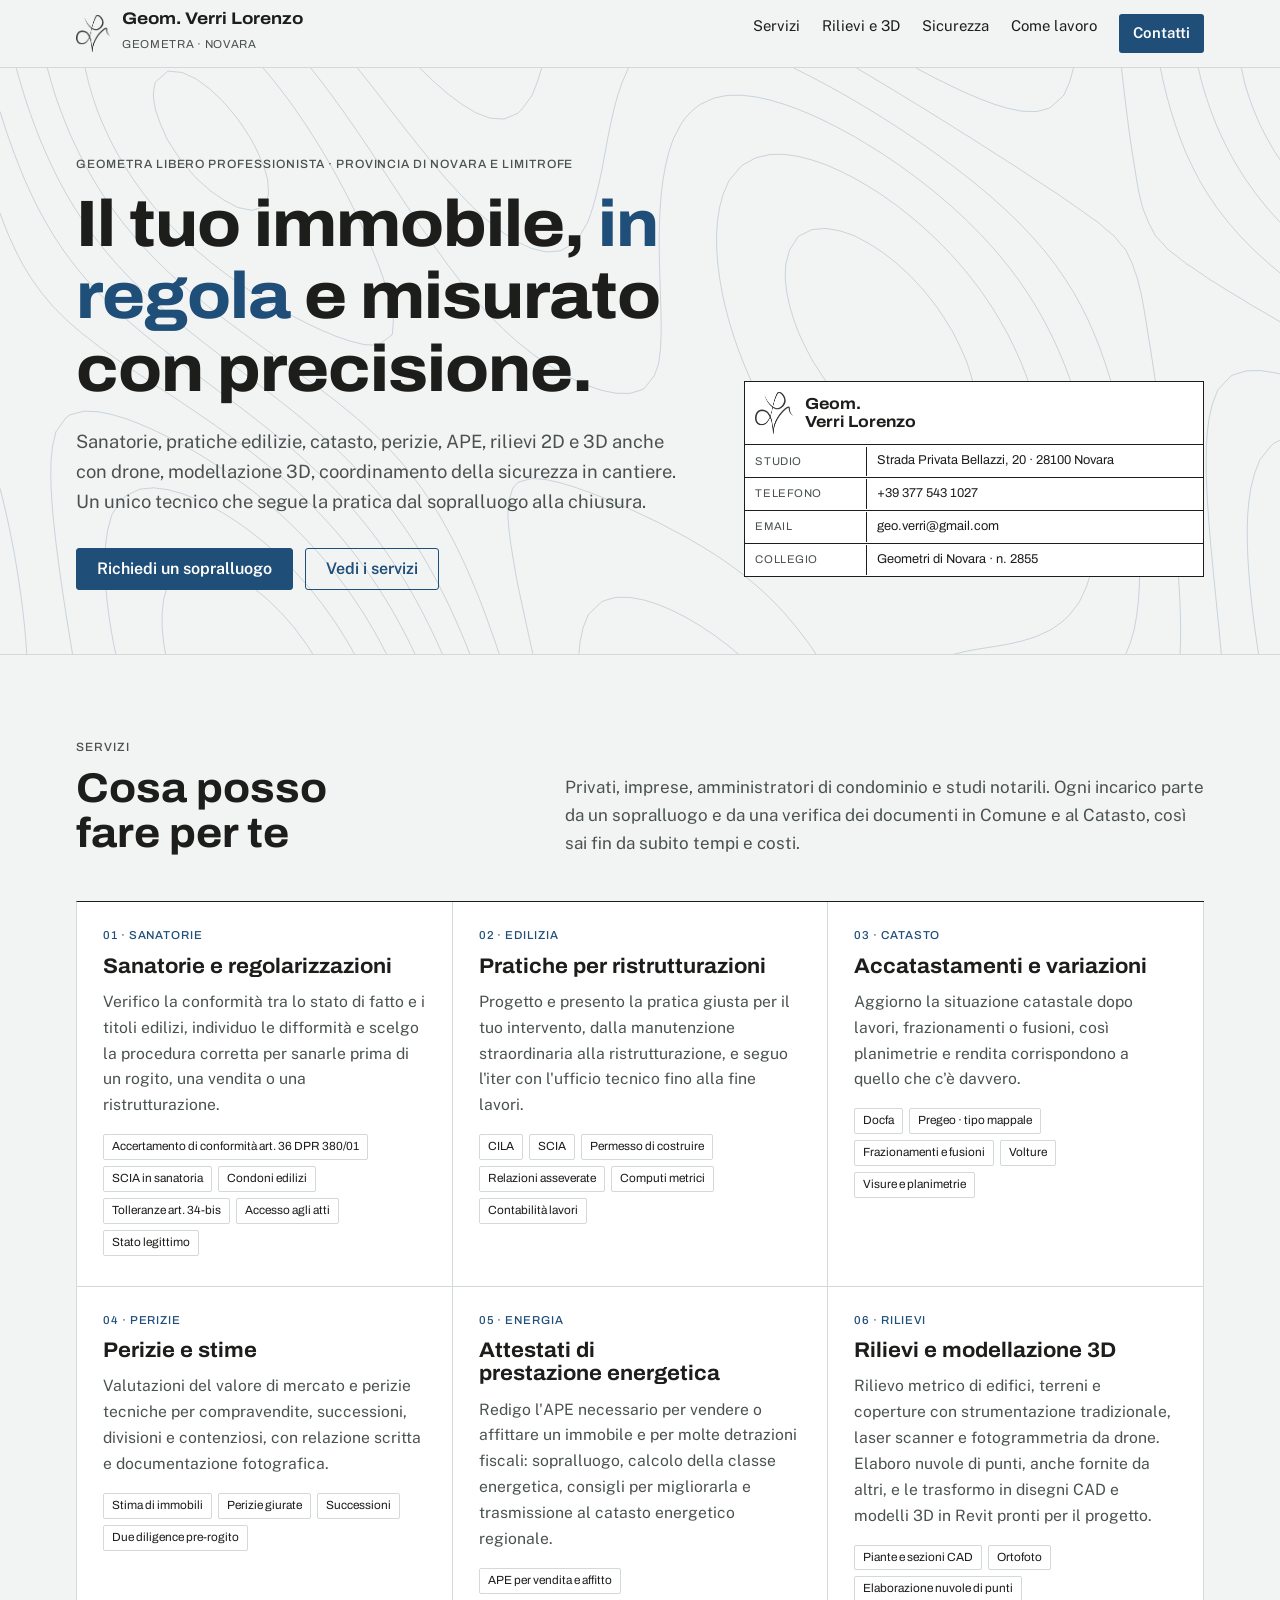
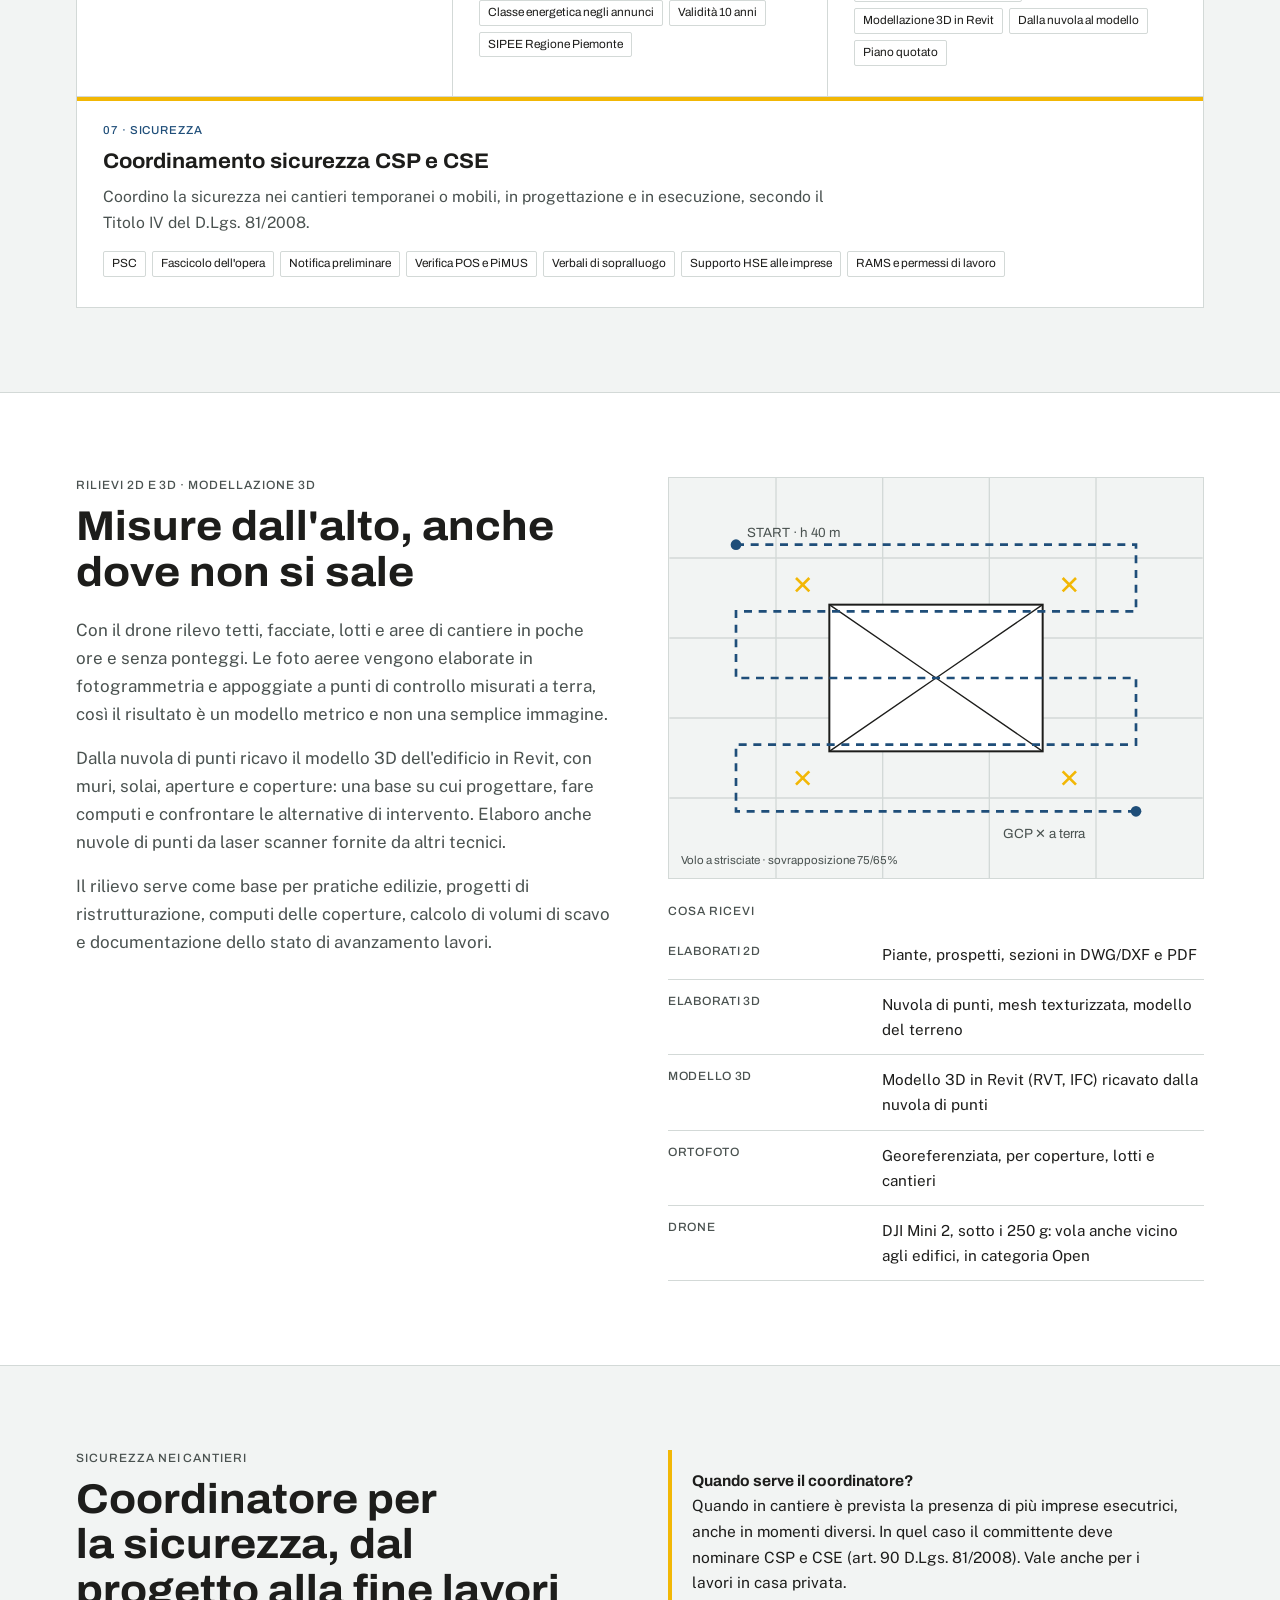
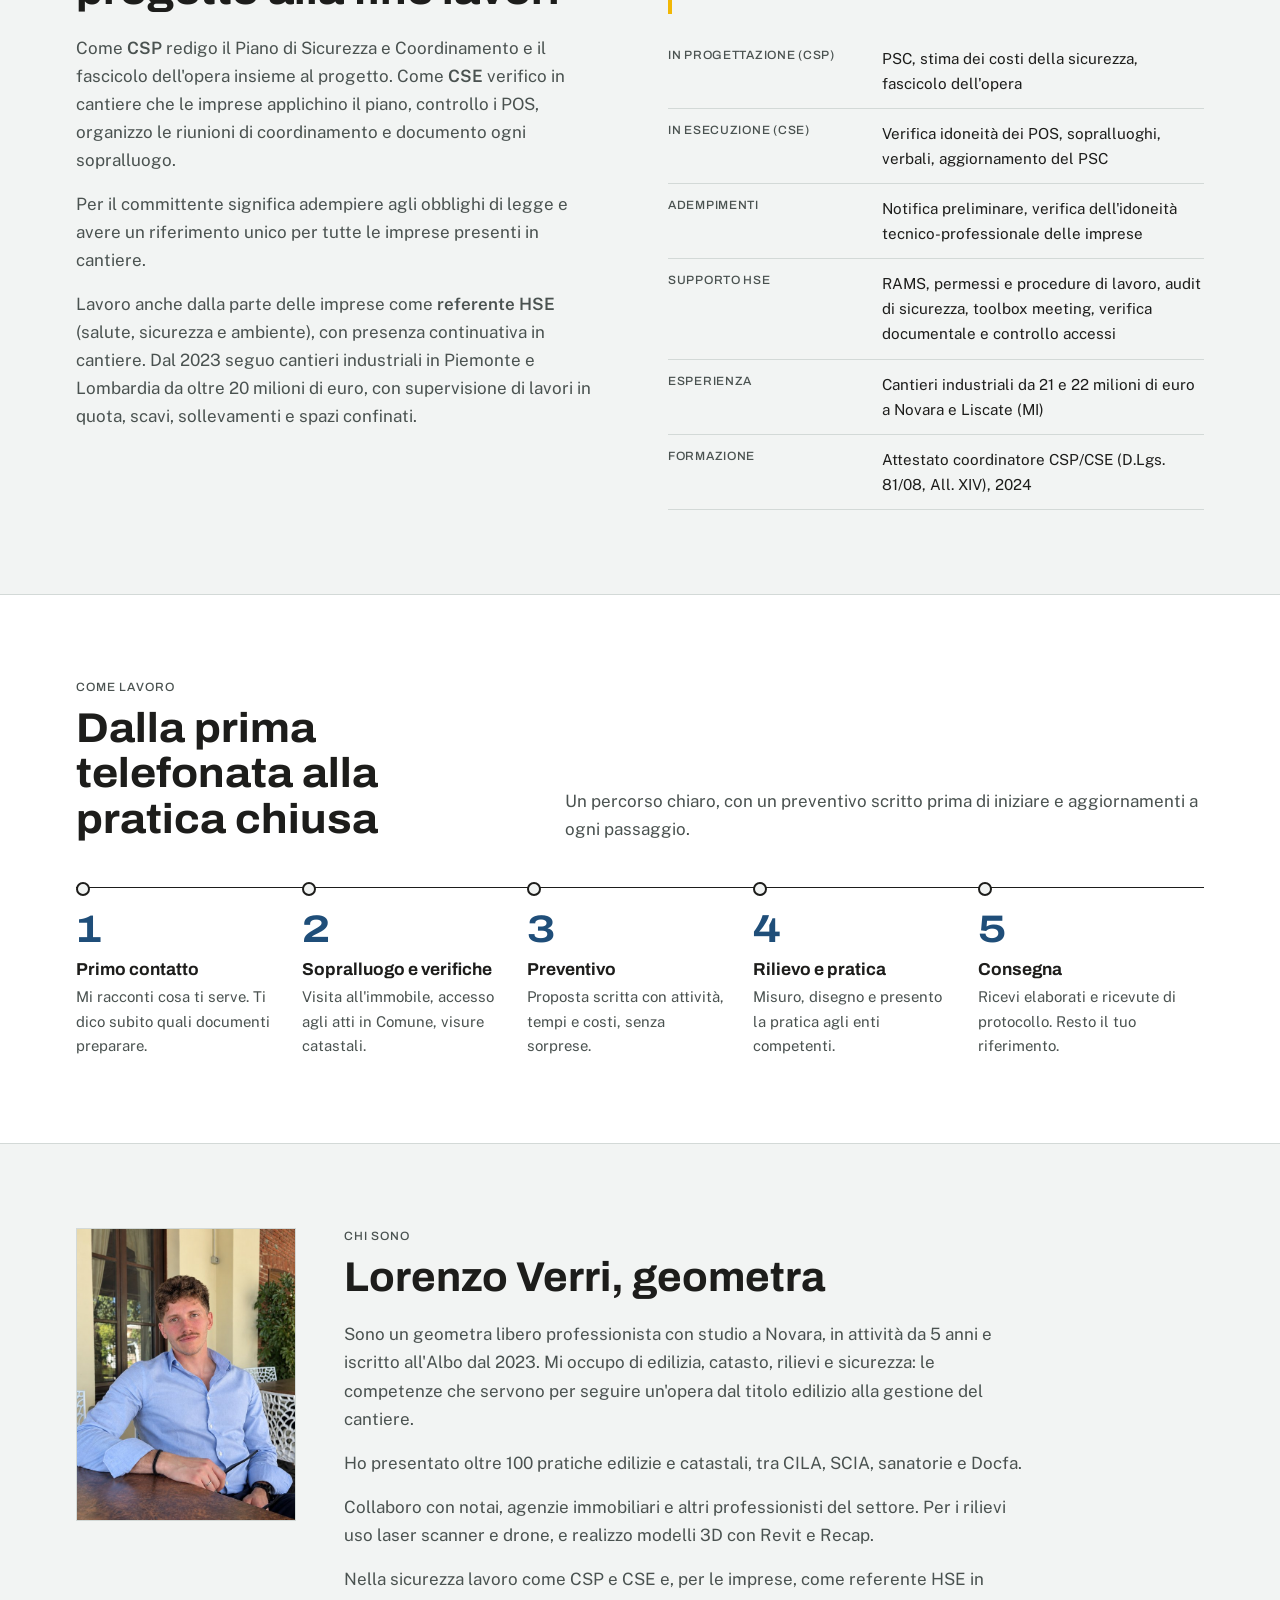
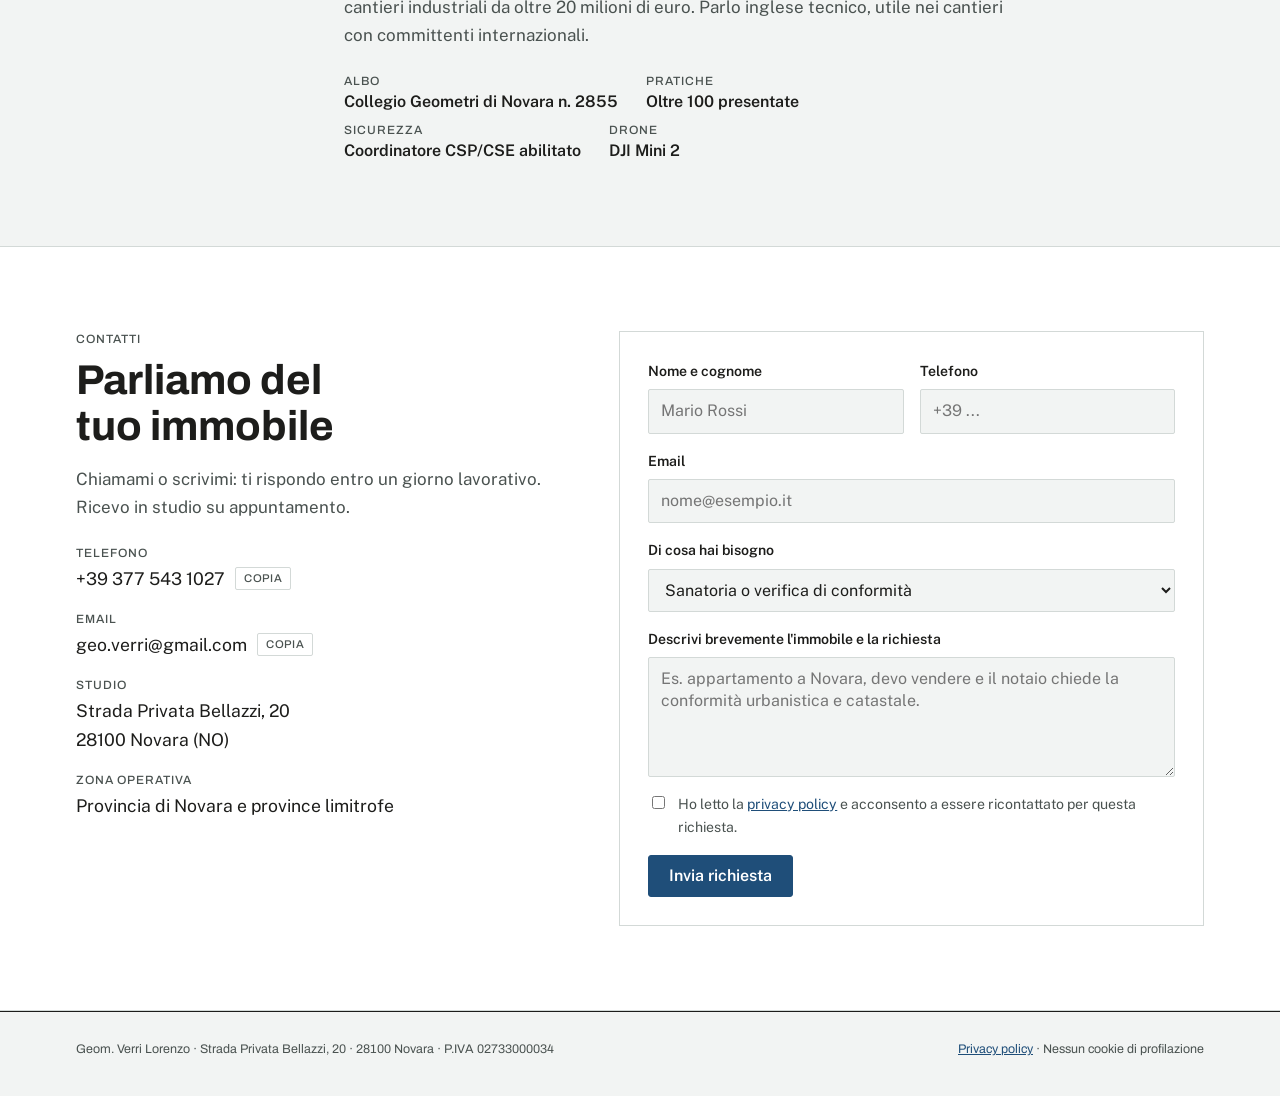
<file: index.html>
<!doctype html>
<html lang="it">
<head>
<meta charset="utf-8">
<meta name="viewport" content="width=device-width, initial-scale=1, viewport-fit=cover">
<title>Geom. Verri Lorenzo · Geometra a Novara</title>
<meta name="description" content="Lorenzo Verri, geometra a Novara: sanatorie, pratiche edilizie, accatastamenti, perizie, APE, rilievi 2D e 3D con drone, modellazione 3D, coordinamento sicurezza CSP/CSE.">
<link rel="canonical" href="https://geometraverri.it/">
<meta property="og:type" content="website">
<meta property="og:locale" content="it_IT">
<meta property="og:site_name" content="Geom. Verri Lorenzo">
<meta property="og:title" content="Geom. Verri Lorenzo · Geometra a Novara">
<meta property="og:description" content="Sanatorie, pratiche edilizie, accatastamenti, perizie, APE, rilievi con drone e sicurezza in cantiere. Provincia di Novara e limitrofe.">
<meta property="og:url" content="https://geometraverri.it/">
<meta property="og:image" content="https://geometraverri.it/img/favicon-512.png">
<script type="application/ld+json">
{
  "@context": "https://schema.org",
  "@graph": [
    {
      "@type": "WebSite",
      "@id": "https://geometraverri.it/#sito",
      "url": "https://geometraverri.it/",
      "name": "Geom. Verri Lorenzo",
      "alternateName": ["Lorenzo Verri geometra", "Geometra Verri"],
      "inLanguage": "it"
    },
    {
      "@type": "Person",
      "@id": "https://geometraverri.it/#lorenzo",
      "name": "Lorenzo Verri",
      "alternateName": "Geom. Verri Lorenzo",
      "honorificPrefix": "Geom.",
      "jobTitle": "Geometra libero professionista",
      "image": "https://geometraverri.it/img/lorenzo-verri.jpg",
      "url": "https://geometraverri.it/",
      "telephone": "+393775431027",
      "email": "geo.verri@gmail.com",
      "worksFor": { "@id": "https://geometraverri.it/#studio" }
    },
    {
      "@type": "ProfessionalService",
      "@id": "https://geometraverri.it/#studio",
      "name": "Geom. Verri Lorenzo",
      "alternateName": "Geometra Lorenzo Verri",
      "description": "Geometra a Novara: sanatorie, pratiche edilizie, accatastamenti, perizie, APE, rilievi 2D e 3D con drone, modellazione 3D, coordinamento sicurezza CSP/CSE.",
      "url": "https://geometraverri.it/",
      "logo": "https://geometraverri.it/img/favicon-512.png",
      "image": "https://geometraverri.it/img/lorenzo-verri.jpg",
      "telephone": "+393775431027",
      "email": "geo.verri@gmail.com",
      "vatID": "IT02733000034",
      "founder": { "@id": "https://geometraverri.it/#lorenzo" },
      "address": {
        "@type": "PostalAddress",
        "streetAddress": "Strada Privata Bellazzi, 20",
        "postalCode": "28100",
        "addressLocality": "Novara",
        "addressRegion": "NO",
        "addressCountry": "IT"
      },
      "areaServed": [
        { "@type": "AdministrativeArea", "name": "Provincia di Novara" },
        { "@type": "AdministrativeArea", "name": "Piemonte" },
        { "@type": "AdministrativeArea", "name": "Lombardia" }
      ]
    }
  ]
}
</script>
<link rel="stylesheet" href="fonts/fonts.css">
<link rel="icon" href="favicon.ico" sizes="any">
<link rel="icon" type="image/png" sizes="48x48" href="img/favicon-48.png">
<link rel="icon" type="image/png" sizes="512x512" href="img/favicon-512.png">
<link rel="apple-touch-icon" href="img/apple-touch-icon.png">
<style>
:root{color-scheme:light}body{margin:0}img{max-width:100%}[hidden]{display:none!important}

/* Layout: tavola tecnica. Griglia a 12 colonne con cartiglio, quote e coordinate come dettagli; un solo colore d'accento (blu cianografia), giallo cantiere solo per la sicurezza. */
:root {
  --paper: #f2f4f3;
  --sheet: #ffffff;
  --ink: #1d1d1b;
  --ink-2: #4a5250;
  --line: #d3d9d7;
  --accent: #1f4e79;
  --accent-ink: #ffffff;
  --accent-soft: #e3ebf3;
  --safety: #f2b705;
  --ph: #9a5b00;
  --contour: rgba(31, 78, 121, .22);
  --f-display: "Archivo", "Helvetica Neue", Arial, sans-serif;
  --f-body: "Public Sans", "Segoe UI", Roboto, Arial, sans-serif;
  --f-mono: "Archivo", "Helvetica Neue", Arial, sans-serif; /* etichette: niente monospazio, su richiesta */
  --maxw: 1160px;
}
@media (prefers-color-scheme: dark) {
  :root:not([data-theme="light"]) {
    --paper: #121517; --sheet: #1a1f22; --ink: #e8ecea; --ink-2: #a9b3b0; --line: #2d3538;
    --accent: #7fb0de; --accent-ink: #0d1a26; --accent-soft: #1b2a37; --safety: #f2c230; --ph: #f0b45a;
    --contour: rgba(127, 176, 222, .18); color-scheme: dark;
  }
}
:root[data-theme="dark"] {
  --paper: #121517; --sheet: #1a1f22; --ink: #e8ecea; --ink-2: #a9b3b0; --line: #2d3538;
  --accent: #7fb0de; --accent-ink: #0d1a26; --accent-soft: #1b2a37; --safety: #f2c230; --ph: #f0b45a;
  --contour: rgba(127, 176, 222, .18); color-scheme: dark;
}
@media (prefers-color-scheme: dark) { :root:not([data-theme="light"]) .logo { filter: invert(1) brightness(.95); } }
:root[data-theme="dark"] .logo { filter: invert(1) brightness(.95); }

* { box-sizing: border-box; }
html { scroll-behavior: smooth; }
@media (prefers-reduced-motion: reduce) { html { scroll-behavior: auto; } }
body { background: var(--paper); color: var(--ink); font: 400 1.0625rem/1.65 var(--f-body); }
body::before { content: ""; position: fixed; inset: 0 0 auto; height: env(safe-area-inset-top, 0px); z-index: 10; background: var(--paper); }
a { color: var(--accent); }
a:focus-visible, button:focus-visible, input:focus-visible, textarea:focus-visible, select:focus-visible { outline: 2px solid var(--accent); outline-offset: 3px; }
h1, h2, h3 { font-family: var(--f-display); text-wrap: balance; margin: 0; line-height: 1.1; }
p { margin: 0; }
.wrap { max-width: var(--maxw); margin: 0 auto; padding-left: max(16px, env(safe-area-inset-left, 0px)); padding-right: max(16px, env(safe-area-inset-right, 0px)); }
.label { font: 500 .75rem/1.4 var(--f-mono); letter-spacing: .08em; text-transform: uppercase; color: var(--ink-2); }
.ph { color: var(--ph); border-bottom: 1px dashed currentColor; font-style: normal; }

/* Header */
.top { position: sticky; top: env(safe-area-inset-top, 0px); z-index: 9; background: color-mix(in srgb, var(--paper) 92%, transparent); backdrop-filter: blur(8px); border-bottom: 1px solid var(--line); }
.top .wrap { display: flex; align-items: center; justify-content: space-between; gap: 16px; padding-block: 10px; }
.brand { display: flex; align-items: center; gap: 12px; text-decoration: none; color: var(--ink); }
.brand img { width: 34px; height: auto; }
.brand b { font: 700 1.05rem/1.1 var(--f-display); font-stretch: 112%; display: block; }
.brand span { font: 400 .72rem/1.2 var(--f-mono); color: var(--ink-2); letter-spacing: .06em; text-transform: uppercase; }
.nav { display: flex; gap: 22px; font-size: .93rem; }
.nav a { color: var(--ink); text-decoration: none; }
.nav a:hover { color: var(--accent); }
.nav .cta { background: var(--accent); color: var(--accent-ink); padding: 7px 14px; border-radius: 3px; font-weight: 600; }
.nav .cta:hover { color: var(--accent-ink); filter: brightness(1.1); }
@media (max-width: 860px) { .nav a:not(.cta) { display: none; } }

/* Hero */
.hero { position: relative; overflow: hidden; border-bottom: 1px solid var(--line); }
.hero canvas { position: absolute; inset: 0; width: 100%; height: 100%; }
.hero .wrap { position: relative; display: grid; grid-template-columns: 1.35fr 1fr; gap: 48px; align-items: end; padding-block: 88px 64px; }
.hero h1 { font-size: clamp(2.3rem, 5.4vw, 4.1rem); font-weight: 760; font-stretch: 108%; letter-spacing: -.015em; }
.hero h1 em { font-style: normal; color: var(--accent); }
.hero .lead { margin-top: 22px; max-width: 34em; font-size: 1.15rem; color: var(--ink-2); }
.actions { display: flex; flex-wrap: wrap; gap: 12px; margin-top: 30px; }
.btn { display: inline-flex; align-items: center; gap: 8px; padding: 12px 20px; border-radius: 3px; font: 600 1rem/1 var(--f-body); text-decoration: none; border: 1px solid var(--accent); cursor: pointer; }
.btn.primary { background: var(--accent); color: var(--accent-ink); }
.btn.ghost { background: transparent; color: var(--accent); }
.btn:hover { filter: brightness(1.08); }

/* cartiglio: title block of a technical drawing */
.cartiglio { background: var(--sheet); border: 1.5px solid var(--ink); font: 400 .8rem/1.4 var(--f-mono); }
.cartiglio div { display: grid; grid-template-columns: 9.5em 1fr; border-top: 1px solid var(--ink); }
.cartiglio div:first-child { border-top: 0; }
.cartiglio dt, .cartiglio dd { margin: 0; padding: 7px 10px; }
.cartiglio dt { color: var(--ink-2); border-right: 1px solid var(--ink); text-transform: uppercase; letter-spacing: .05em; font-size: .7rem; align-self: center; }
.cartiglio dd { color: var(--ink); min-width: 0; overflow-wrap: anywhere; }
.cartiglio .head { display: flex; gap: 12px; align-items: center; padding: 10px; }
.cartiglio .head img { width: 38px; }
.cartiglio .head b { font: 700 1rem/1.15 var(--f-display); font-stretch: 110%; }

@media (max-width: 860px) { .hero .wrap { grid-template-columns: 1fr; padding-block: 56px 40px; gap: 36px; } }

/* Sections */
section { padding-block: 84px; }
.sec-head { display: grid; grid-template-columns: 1fr 1.4fr; gap: 32px; align-items: end; margin-bottom: 44px; }
.sec-head h2 { font-size: clamp(1.8rem, 3.4vw, 2.6rem); font-weight: 720; font-stretch: 106%; }
.sec-head p { color: var(--ink-2); max-width: 38em; }
@media (max-width: 760px) { .sec-head { grid-template-columns: 1fr; gap: 14px; } section { padding-block: 60px; } }

.services { display: grid; grid-template-columns: repeat(3, minmax(0, 1fr)); border-top: 1.5px solid var(--ink); border-left: 1px solid var(--line); }
.svc { border-right: 1px solid var(--line); border-bottom: 1px solid var(--line); padding: 28px 26px 30px; display: flex; flex-direction: column; gap: 12px; background: var(--sheet); min-width: 0; }
.svc .code { font: 500 .72rem/1 var(--f-mono); color: var(--accent); letter-spacing: .08em; }
.svc h3 { font-size: 1.32rem; font-weight: 700; font-stretch: 104%; }
.svc p { color: var(--ink-2); font-size: .98rem; }
.svc ul { margin: 4px 0 0; padding: 0; list-style: none; display: flex; flex-wrap: wrap; gap: 6px; }
.svc li { font: 400 .74rem/1 var(--f-mono); padding: 6px 8px; border: 1px solid var(--line); border-radius: 2px; color: var(--ink); }
.svc.sic { box-shadow: inset 0 4px 0 var(--safety); grid-column: 1 / -1; }
.svc.sic p { max-width: 46em; }
@media (max-width: 960px) { .services { grid-template-columns: repeat(2, minmax(0, 1fr)); } }
@media (max-width: 600px) { .services { grid-template-columns: 1fr; } }

/* Feature bands */
.band { background: var(--sheet); border-block: 1px solid var(--line); }
.split { display: grid; grid-template-columns: 1fr 1fr; gap: 56px; align-items: start; }
.split > * { min-width: 0; }
.split h2 { font-size: clamp(1.8rem, 3.4vw, 2.6rem); font-weight: 720; font-stretch: 106%; margin-top: 10px; }
.split .body { display: grid; gap: 16px; margin-top: 20px; color: var(--ink-2); max-width: 36em; }
@media (max-width: 860px) { .split { grid-template-columns: 1fr; gap: 32px; } }

.specs { width: 100%; border-collapse: collapse; font-size: .95rem; }
.specs th, .specs td { text-align: left; padding: 12px 0; border-bottom: 1px solid var(--line); vertical-align: top; }
.specs th { font: 500 .75rem/1.5 var(--f-mono); text-transform: uppercase; letter-spacing: .06em; color: var(--ink-2); width: 40%; padding-right: 16px; }
.specs caption { text-align: left; padding-bottom: 10px; }

.drone-fig { margin: 0; border: 1px solid var(--line); background: var(--paper); aspect-ratio: 4 / 3; max-width: 100%; position: relative; overflow: hidden; }
.drone-fig svg { width: 100%; height: 100%; display: block; }
.drone-fig figcaption { position: absolute; left: 12px; bottom: 10px; font: 400 .72rem/1.3 var(--f-mono); color: var(--ink-2); }

.callout { border-left: 4px solid var(--safety); background: var(--paper); padding: 18px 20px; font-size: .97rem; color: var(--ink); }
.callout b { font-family: var(--f-display); }

/* Steps */
.steps { list-style: none; margin: 0; padding: 0; display: grid; grid-template-columns: repeat(5, minmax(0, 1fr)); gap: 0; counter-reset: s; border-top: 1.5px solid var(--ink); }
.steps li { padding: 22px 20px 0 0; counter-increment: s; position: relative; }
.steps li::before { content: counter(s); font: 700 2.4rem/1 var(--f-display); font-stretch: 120%; color: var(--accent); display: block; margin-bottom: 12px; }
.steps li::after { content: ""; position: absolute; top: -6px; left: 0; width: 10px; height: 10px; border-radius: 50%; background: var(--paper); border: 2px solid var(--ink); }
.steps h3 { font-size: 1.08rem; font-weight: 700; margin-bottom: 6px; }
.steps p { font-size: .93rem; color: var(--ink-2); }
@media (max-width: 900px) { .steps { grid-template-columns: repeat(2, minmax(0, 1fr)); row-gap: 28px; } }
@media (max-width: 520px) { .steps { grid-template-columns: 1fr; } }

/* About */
.about { display: grid; grid-template-columns: 220px 1fr; gap: 48px; align-items: start; }
.photo { aspect-ratio: 3 / 4; max-width: 100%; width: 100%; height: auto; object-fit: cover; display: block; border: 1px solid var(--line); background: var(--sheet); }
.about .body { display: grid; gap: 16px; color: var(--ink-2); max-width: 40em; }
.creds { display: flex; flex-wrap: wrap; gap: 10px 28px; margin-top: 8px; }
.creds div { display: grid; gap: 2px; }
.creds b { font: 600 1rem/1.3 var(--f-body); color: var(--ink); }
@media (max-width: 700px) { .about { grid-template-columns: 1fr; } .photo { max-width: 200px; } }

/* Contact */
.contact { display: grid; grid-template-columns: 1fr 1.2fr; gap: 56px; }
.contact > * { min-width: 0; }
.contact dl { margin: 24px 0 0; display: grid; gap: 18px; }
.contact dt { margin-bottom: 2px; }
.contact dd { margin: 0; font-size: 1.1rem; display: flex; align-items: center; gap: 10px; flex-wrap: wrap; }
.copy { font: 500 .7rem/1 var(--f-mono); letter-spacing: .06em; text-transform: uppercase; border: 1px solid var(--line); background: transparent; color: var(--ink-2); padding: 5px 8px; border-radius: 2px; cursor: pointer; }
.copy:hover { color: var(--accent); border-color: var(--accent); }
form { background: var(--sheet); border: 1px solid var(--line); padding: 28px; display: grid; gap: 16px; }
.row { display: grid; grid-template-columns: 1fr 1fr; gap: 16px; }
@media (max-width: 560px) { .row { grid-template-columns: 1fr; } form { padding: 20px; } }
label { display: grid; gap: 6px; font-size: .88rem; font-weight: 600; }
input, select, textarea { font: 400 1rem/1.4 var(--f-body); color: var(--ink); background: var(--paper); border: 1px solid var(--line); border-radius: 2px; padding: 10px 12px; width: 100%; }
textarea { min-height: 120px; resize: vertical; }
.note { font-size: .82rem; color: var(--ink-2); }
.sent { background: var(--accent-soft); color: var(--ink); padding: 12px 14px; font-size: .93rem; }
.hp { position: absolute; left: -9999px; width: 1px; height: 1px; opacity: 0; }
.check { display: flex; gap: 10px; align-items: flex-start; font-weight: 400; font-size: .88rem; color: var(--ink-2); }
.check input { width: auto; margin-top: 3px; }
#f-err { color: var(--ph); }
.btn:disabled { opacity: .6; cursor: wait; }
@media (max-width: 860px) { .contact { grid-template-columns: 1fr; gap: 36px; } }

footer { border-top: 1.5px solid var(--ink); padding-block: 28px 36px; font: 400 .78rem/1.6 var(--f-mono); color: var(--ink-2); }
footer .wrap { display: flex; flex-wrap: wrap; justify-content: space-between; gap: 12px 32px; }
</style>
<script data-goatcounter="https://geometraverri.goatcounter.com/count" async src="https://gc.zgo.at/count.js"></script>
</head>
<body>

<header class="top">
  <div class="wrap">
    <a class="brand" href="#inizio">
      <img class="logo" src="img/logo.png" alt="Logo Geom. Verri Lorenzo">
      <div><b>Geom. Verri Lorenzo</b><span>Geometra · Novara</span></div>
    </a>
    <nav class="nav" aria-label="Sezioni">
      <a href="#servizi">Servizi</a>
      <a href="#drone">Rilievi e 3D</a>
      <a href="#sicurezza">Sicurezza</a>
      <a href="#metodo">Come lavoro</a>
      <a class="cta" href="#contatti">Contatti</a>
    </nav>
  </div>
</header>

<main id="inizio">
  <section class="hero" style="padding-block:0">
    <canvas id="topo" aria-hidden="true"></canvas>
    <div class="wrap">
      <div>
        <p class="label">Geometra libero professionista · Provincia di Novara e limitrofe</p>
        <h1 style="margin-top:16px">Il tuo immobile, <em>in regola</em> e misurato con precisione.</h1>
        <p class="lead">Sanatorie, pratiche edilizie, catasto, perizie, APE, rilievi 2D e 3D anche con drone, modellazione 3D, coordinamento della sicurezza in cantiere. Un unico tecnico che segue la pratica dal sopralluogo alla chiusura.</p>
        <div class="actions">
          <a class="btn primary" href="#contatti">Richiedi un sopralluogo</a>
          <a class="btn ghost" href="#servizi">Vedi i servizi</a>
        </div>
      </div>
      <dl class="cartiglio" aria-label="Dati dello studio">
        <div class="head"><img class="logo" src="img/logo.png" alt=""><b>Geom.<br>Verri Lorenzo</b></div>
        <div><dt>Studio</dt><dd>Strada Privata Bellazzi, 20 · 28100 Novara</dd></div>
        <div><dt>Telefono</dt><dd>+39 377 543 1027</dd></div>
        <div><dt>Email</dt><dd>geo.verri@gmail.com</dd></div>
        <div><dt>Collegio</dt><dd>Geometri di Novara · n. 2855</dd></div>
      </dl>
    </div>
  </section>

  <section id="servizi">
    <div class="wrap">
      <div class="sec-head">
        <div><p class="label">Servizi</p><h2 style="margin-top:10px">Cosa posso fare per te</h2></div>
        <p>Privati, imprese, amministratori di condominio e studi notarili. Ogni incarico parte da un sopralluogo e da una verifica dei documenti in Comune e al Catasto, così sai fin da subito tempi e costi.</p>
      </div>
      <div class="services">
        <article class="svc">
          <span class="code">01 · SANATORIE</span>
          <h3>Sanatorie e regolarizzazioni</h3>
          <p>Verifico la conformità tra lo stato di fatto e i titoli edilizi, individuo le difformità e scelgo la procedura corretta per sanarle prima di un rogito, una vendita o una ristrutturazione.</p>
          <ul><li>Accertamento di conformità art. 36 DPR 380/01</li><li>SCIA in sanatoria</li><li>Condoni edilizi</li><li>Tolleranze art. 34-bis</li><li>Accesso agli atti</li><li>Stato legittimo</li></ul>
        </article>
        <article class="svc">
          <span class="code">02 · EDILIZIA</span>
          <h3>Pratiche per ristrutturazioni</h3>
          <p>Progetto e presento la pratica giusta per il tuo intervento, dalla manutenzione straordinaria alla ristrutturazione, e seguo l'iter con l'ufficio tecnico fino alla fine lavori.</p>
          <ul><li>CILA</li><li>SCIA</li><li>Permesso di costruire</li><li>Relazioni asseverate</li><li>Computi metrici</li><li>Contabilità lavori</li></ul>
        </article>
        <article class="svc">
          <span class="code">03 · CATASTO</span>
          <h3>Accatastamenti e variazioni</h3>
          <p>Aggiorno la situazione catastale dopo lavori, frazionamenti o fusioni, così planimetrie e rendita corrispondono a quello che c'è davvero.</p>
          <ul><li>Docfa</li><li>Pregeo · tipo mappale</li><li>Frazionamenti e fusioni</li><li>Volture</li><li>Visure e planimetrie</li></ul>
        </article>
        <article class="svc">
          <span class="code">04 · PERIZIE</span>
          <h3>Perizie e stime</h3>
          <p>Valutazioni del valore di mercato e perizie tecniche per compravendite, successioni, divisioni e contenziosi, con relazione scritta e documentazione fotografica.</p>
          <ul><li>Stima di immobili</li><li>Perizie giurate</li><li>Successioni</li><li>Due diligence pre-rogito</li></ul>
        </article>
        <article class="svc">
          <span class="code">05 · ENERGIA</span>
          <h3>Attestati di prestazione energetica</h3>
          <p>Redigo l'APE necessario per vendere o affittare un immobile e per molte detrazioni fiscali: sopralluogo, calcolo della classe energetica, consigli per migliorarla e trasmissione al catasto energetico regionale.</p>
          <ul><li>APE per vendita e affitto</li><li>Classe energetica negli annunci</li><li>Validità 10 anni</li><li>SIPEE Regione Piemonte</li></ul>
        </article>
        <article class="svc">
          <span class="code">06 · RILIEVI</span>
          <h3>Rilievi e modellazione 3D</h3>
          <p>Rilievo metrico di edifici, terreni e coperture con strumentazione tradizionale, laser scanner e fotogrammetria da drone. Elaboro nuvole di punti, anche fornite da altri, e le trasformo in disegni CAD e modelli 3D in Revit pronti per il progetto.</p>
          <ul><li>Piante e sezioni CAD</li><li>Ortofoto</li><li>Elaborazione nuvole di punti</li><li>Modellazione 3D in Revit</li><li>Dalla nuvola al modello</li><li>Piano quotato</li></ul>
        </article>
        <article class="svc sic">
          <span class="code">07 · SICUREZZA</span>
          <h3>Coordinamento sicurezza CSP e CSE</h3>
          <p>Coordino la sicurezza nei cantieri temporanei o mobili, in progettazione e in esecuzione, secondo il Titolo IV del D.Lgs. 81/2008.</p>
          <ul><li>PSC</li><li>Fascicolo dell'opera</li><li>Notifica preliminare</li><li>Verifica POS e PiMUS</li><li>Verbali di sopralluogo</li><li>Supporto HSE alle imprese</li><li>RAMS e permessi di lavoro</li></ul>
        </article>
      </div>
    </div>
  </section>

  <section id="drone" class="band">
    <div class="wrap split">
      <div>
        <p class="label">Rilievi 2D e 3D · Modellazione 3D</p>
        <h2>Misure dall'alto, anche dove non si sale</h2>
        <div class="body">
          <p>Con il drone rilevo tetti, facciate, lotti e aree di cantiere in poche ore e senza ponteggi. Le foto aeree vengono elaborate in fotogrammetria e appoggiate a punti di controllo misurati a terra, così il risultato è un modello metrico e non una semplice immagine.</p>
          <p>Dalla nuvola di punti ricavo il modello 3D dell'edificio in Revit, con muri, solai, aperture e coperture: una base su cui progettare, fare computi e confrontare le alternative di intervento. Elaboro anche nuvole di punti da laser scanner fornite da altri tecnici.</p>
          <p>Il rilievo serve come base per pratiche edilizie, progetti di ristrutturazione, computi delle coperture, calcolo di volumi di scavo e documentazione dello stato di avanzamento lavori.</p>
        </div>
      </div>
      <div style="display:grid;gap:24px">
        <figure class="drone-fig">
          <svg viewBox="0 0 400 300" role="img" aria-label="Schema di un volo fotogrammetrico a strisciate sopra un edificio">
            <rect x="0" y="0" width="400" height="300" fill="none"/>
            <g stroke="var(--line)" stroke-width="1" fill="none">
              <path d="M0 60H400M0 120H400M0 180H400M0 240H400M80 0V300M160 0V300M240 0V300M320 0V300"/>
            </g>
            <rect x="120" y="95" width="160" height="110" fill="var(--sheet)" stroke="var(--ink)" stroke-width="1.5"/>
            <path d="M120 95L200 150L280 95M120 205L200 150L280 205" fill="none" stroke="var(--ink)" stroke-width="1"/>
            <path d="M50 50H350V100H50V150H350V200H50V250H350" fill="none" stroke="var(--accent)" stroke-width="2" stroke-dasharray="6 5"/>
            <g fill="var(--accent)">
              <circle cx="50" cy="50" r="4"/><circle cx="350" cy="250" r="4"/>
            </g>
            <g fill="none" stroke="var(--safety)" stroke-width="2">
              <path d="M95 75l10 10m0-10l-10 10M295 220l10 10m0-10l-10 10M295 75l10 10m0-10l-10 10M95 220l10 10m0-10l-10 10"/>
            </g>
            <text x="58" y="44" fill="var(--ink-2)" font-family="Archivo, Arial, sans-serif" font-size="10">START · h 40 m</text>
            <text x="250" y="270" fill="var(--ink-2)" font-family="Archivo, Arial, sans-serif" font-size="10">GCP ✕ a terra</text>
          </svg>
          <figcaption>Volo a strisciate · sovrapposizione 75/65%</figcaption>
        </figure>
        <table class="specs">
          <caption class="label">Cosa ricevi</caption>
          <tr><th>Elaborati 2D</th><td>Piante, prospetti, sezioni in DWG/DXF e PDF</td></tr>
          <tr><th>Elaborati 3D</th><td>Nuvola di punti, mesh texturizzata, modello del terreno</td></tr>
          <tr><th>Modello 3D</th><td>Modello 3D in Revit (RVT, IFC) ricavato dalla nuvola di punti</td></tr>
          <tr><th>Ortofoto</th><td>Georeferenziata, per coperture, lotti e cantieri</td></tr>
          <tr><th>Drone</th><td>DJI Mini 2, sotto i 250 g: vola anche vicino agli edifici, in categoria Open</td></tr>
        </table>
      </div>
    </div>
  </section>

  <section id="sicurezza">
    <div class="wrap split">
      <div>
        <p class="label">Sicurezza nei cantieri</p>
        <h2>Coordinatore per la sicurezza, dal progetto alla fine lavori</h2>
        <div class="body">
          <p>Come <b>CSP</b> redigo il Piano di Sicurezza e Coordinamento e il fascicolo dell'opera insieme al progetto. Come <b>CSE</b> verifico in cantiere che le imprese applichino il piano, controllo i POS, organizzo le riunioni di coordinamento e documento ogni sopralluogo.</p>
          <p>Per il committente significa adempiere agli obblighi di legge e avere un riferimento unico per tutte le imprese presenti in cantiere.</p>
          <p>Lavoro anche dalla parte delle imprese come <b>referente HSE</b> (salute, sicurezza e ambiente), con presenza continuativa in cantiere. Dal 2023 seguo cantieri industriali in Piemonte e Lombardia da oltre 20 milioni di euro, con supervisione di lavori in quota, scavi, sollevamenti e spazi confinati.</p>
        </div>
      </div>
      <div style="display:grid;gap:20px">
        <div class="callout"><b>Quando serve il coordinatore?</b><br>Quando in cantiere è prevista la presenza di più imprese esecutrici, anche in momenti diversi. In quel caso il committente deve nominare CSP e CSE (art. 90 D.Lgs. 81/2008). Vale anche per i lavori in casa privata.</div>
        <table class="specs">
          <tr><th>In progettazione (CSP)</th><td>PSC, stima dei costi della sicurezza, fascicolo dell'opera</td></tr>
          <tr><th>In esecuzione (CSE)</th><td>Verifica idoneità dei POS, sopralluoghi, verbali, aggiornamento del PSC</td></tr>
          <tr><th>Adempimenti</th><td>Notifica preliminare, verifica dell'idoneità tecnico-professionale delle imprese</td></tr>
          <tr><th>Supporto HSE</th><td>RAMS, permessi e procedure di lavoro, audit di sicurezza, toolbox meeting, verifica documentale e controllo accessi</td></tr>
          <tr><th>Esperienza</th><td>Cantieri industriali da 21 e 22 milioni di euro a Novara e Liscate (MI)</td></tr>
          <tr><th>Formazione</th><td>Attestato coordinatore CSP/CSE (D.Lgs. 81/08, All. XIV), 2024</td></tr>
        </table>
      </div>
    </div>
  </section>

  <section id="metodo" class="band">
    <div class="wrap">
      <div class="sec-head">
        <div><p class="label">Come lavoro</p><h2 style="margin-top:10px">Dalla prima telefonata alla pratica chiusa</h2></div>
        <p>Un percorso chiaro, con un preventivo scritto prima di iniziare e aggiornamenti a ogni passaggio.</p>
      </div>
      <ol class="steps">
        <li><h3>Primo contatto</h3><p>Mi racconti cosa ti serve. Ti dico subito quali documenti preparare.</p></li>
        <li><h3>Sopralluogo e verifiche</h3><p>Visita all'immobile, accesso agli atti in Comune, visure catastali.</p></li>
        <li><h3>Preventivo</h3><p>Proposta scritta con attività, tempi e costi, senza sorprese.</p></li>
        <li><h3>Rilievo e pratica</h3><p>Misuro, disegno e presento la pratica agli enti competenti.</p></li>
        <li><h3>Consegna</h3><p>Ricevi elaborati e ricevute di protocollo. Resto il tuo riferimento.</p></li>
      </ol>
    </div>
  </section>

  <section id="chi-sono">
    <div class="wrap about">
      <img class="photo" src="img/lorenzo-verri.jpg" alt="Geom. Lorenzo Verri" width="600" height="800" loading="lazy">
      <div>
        <p class="label">Chi sono</p>
        <h2 style="margin-top:10px;font-size:clamp(1.8rem,3.4vw,2.6rem);font-weight:720">Lorenzo Verri, geometra</h2>
        <div class="body" style="margin-top:20px">
          <p>Sono un geometra libero professionista con studio a Novara, in attività da 5 anni e iscritto all'Albo dal 2023. Mi occupo di edilizia, catasto, rilievi e sicurezza: le competenze che servono per seguire un'opera dal titolo edilizio alla gestione del cantiere.</p>
          <p>Ho presentato oltre 100 pratiche edilizie e catastali, tra CILA, SCIA, sanatorie e Docfa.</p>
          <p>Collaboro con notai, agenzie immobiliari e altri professionisti del settore. Per i rilievi uso laser scanner e drone, e realizzo modelli 3D con Revit e Recap.</p>
          <p>Nella sicurezza lavoro come CSP e CSE e, per le imprese, come referente HSE in cantieri industriali da oltre 20 milioni di euro. Parlo inglese tecnico, utile nei cantieri con committenti internazionali.</p>
          <div class="creds">
            <div><span class="label">Albo</span><b>Collegio Geometri di Novara n. 2855</b></div>
            <div><span class="label">Pratiche</span><b>Oltre 100 presentate</b></div>
            <div><span class="label">Sicurezza</span><b>Coordinatore CSP/CSE abilitato</b></div>
            <div><span class="label">Drone</span><b>DJI Mini 2</b></div>
          </div>
        </div>
      </div>
    </div>
  </section>

  <section id="contatti" class="band">
    <div class="wrap contact">
      <div>
        <p class="label">Contatti</p>
        <h2 style="margin-top:10px;font-size:clamp(1.8rem,3.4vw,2.6rem);font-weight:720">Parliamo del tuo immobile</h2>
        <p style="margin-top:16px;color:var(--ink-2);max-width:30em">Chiamami o scrivimi: ti rispondo entro un giorno lavorativo. Ricevo in studio su appuntamento.</p>
        <dl>
          <div><dt class="label">Telefono</dt><dd><span id="tel">+39 377 543 1027</span><button class="copy" type="button" data-copy="tel">Copia</button></dd></div>
          <div><dt class="label">Email</dt><dd><span id="mail">geo.verri@gmail.com</span><button class="copy" type="button" data-copy="mail">Copia</button></dd></div>
          <div><dt class="label">Studio</dt><dd>Strada Privata Bellazzi, 20<br>28100 Novara (NO)</dd></div>
          <div><dt class="label">Zona operativa</dt><dd>Provincia di Novara e province limitrofe</dd></div>
        </dl>
      </div>
      <form id="richiesta" novalidate>
        <div class="row">
          <label for="f-nome">Nome e cognome<input id="f-nome" name="nome" autocomplete="name" placeholder="Mario Rossi"></label>
          <label for="f-tel">Telefono<input id="f-tel" name="telefono" type="tel" autocomplete="tel" placeholder="+39 ..."></label>
        </div>
        <label for="f-email">Email<input id="f-email" name="email" type="email" autocomplete="email" placeholder="nome@esempio.it"></label>
        <label for="f-servizio">Di cosa hai bisogno
          <select id="f-servizio" name="servizio">
            <option>Sanatoria o verifica di conformità</option>
            <option>Pratica per ristrutturazione</option>
            <option>Accatastamento o variazione catastale</option>
            <option>Perizia o stima</option>
            <option>Attestato di prestazione energetica (APE)</option>
            <option>Rilievo 2D/3D, drone o modellazione 3D</option>
            <option>Coordinamento sicurezza CSP/CSE</option>
            <option>Altro</option>
          </select>
        </label>
        <label for="f-msg">Descrivi brevemente l'immobile e la richiesta<textarea id="f-msg" name="messaggio" placeholder="Es. appartamento a Novara, devo vendere e il notaio chiede la conformità urbanistica e catastale."></textarea></label>
        <input type="text" name="_honey" class="hp" tabindex="-1" autocomplete="off" aria-hidden="true">
        <label class="check" for="f-privacy"><input id="f-privacy" name="privacy" type="checkbox"> <span>Ho letto la <a href="privacy.html">privacy policy</a> e acconsento a essere ricontattato per questa richiesta.</span></label>
        <button class="btn primary" type="submit" id="f-invia" style="justify-self:start">Invia richiesta</button>
        <p class="note" id="f-err" role="alert" hidden></p>
        <p class="sent" id="sent" role="status" hidden>Grazie, richiesta inviata. Ti rispondo entro un giorno lavorativo.</p>
      </form>
    </div>
  </section>
</main>

<footer>
  <div class="wrap">
    <span>Geom. Verri Lorenzo · Strada Privata Bellazzi, 20 · 28100 Novara · P.IVA 02733000034</span>
    <span><a href="privacy.html">Privacy policy</a> · Nessun cookie di profilazione</span>
  </div>
</footer>

<script>
(function () {
  // Curve di livello generate, ridisegnate al cambio di tema o dimensione
  var c = document.getElementById('topo'); if (!c) return;
  var ctx = c.getContext('2d');
  function h(x, y) {
    return Math.sin(x * 2.1 + 0.6) * Math.cos(y * 1.7) * 0.9 + Math.sin(x * 4.3 - y * 3.1) * 0.35 + Math.exp(-((x - 1.9) * (x - 1.9) + (y - 0.4) * (y - 0.4)) * 1.4) * 1.6 + y * 0.25;
  }
  function draw() {
    var r = c.getBoundingClientRect(), d = window.devicePixelRatio || 1;
    c.width = r.width * d; c.height = r.height * d;
    ctx.setTransform(d, 0, 0, d, 0, 0); ctx.clearRect(0, 0, r.width, r.height);
    var col = getComputedStyle(document.documentElement).getPropertyValue('--contour').trim() || 'rgba(31,78,121,.2)';
    var step = 14, nx = Math.ceil(r.width / step) + 1, ny = Math.ceil(r.height / step) + 1, sc = 3.2 / Math.max(r.width, 600);
    var g = [];
    for (var j = 0; j < ny; j++) { g[j] = []; for (var i = 0; i < nx; i++) g[j][i] = h(i * step * sc, j * step * sc); }
    ctx.lineWidth = 1;
    for (var lv = -2; lv <= 3; lv += 0.22) {
      var major = Math.abs((lv * 100) % 110) < 1;
      ctx.strokeStyle = col; ctx.lineWidth = major ? 1.6 : 0.9; ctx.beginPath();
      for (j = 0; j < ny - 1; j++) for (i = 0; i < nx - 1; i++) {
        var a = g[j][i], b = g[j][i + 1], cc = g[j + 1][i + 1], dd = g[j + 1][i], x = i * step, y = j * step, p = [];
        function e(v1, v2, x1, y1, x2, y2) { if ((v1 < lv) !== (v2 < lv)) { var t = (lv - v1) / (v2 - v1); p.push([x1 + (x2 - x1) * t, y1 + (y2 - y1) * t]); } }
        e(a, b, x, y, x + step, y); e(b, cc, x + step, y, x + step, y + step); e(dd, cc, x, y + step, x + step, y + step); e(a, dd, x, y, x, y + step);
        if (p.length >= 2) { ctx.moveTo(p[0][0], p[0][1]); ctx.lineTo(p[1][0], p[1][1]); }
        if (p.length === 4) { ctx.moveTo(p[2][0], p[2][1]); ctx.lineTo(p[3][0], p[3][1]); }
      }
      ctx.stroke();
    }
  }
  draw();
  var t; window.addEventListener('resize', function () { clearTimeout(t); t = setTimeout(draw, 120); });
  if (window.matchMedia) window.matchMedia('(prefers-color-scheme: dark)').addEventListener('change', draw);
  new MutationObserver(draw).observe(document.documentElement, { attributes: true, attributeFilter: ['data-theme'] });

  document.querySelectorAll('[data-copy]').forEach(function (b) {
    b.addEventListener('click', function () {
      var el = document.getElementById(b.getAttribute('data-copy')), txt = el.textContent;
      function ok() { b.textContent = 'Copiato'; setTimeout(function () { b.textContent = 'Copia'; }, 1600); }
      function sel() { var rg = document.createRange(); rg.selectNodeContents(el); var s = getSelection(); s.removeAllRanges(); s.addRange(rg); }
      try { navigator.clipboard.writeText(txt).then(ok, sel); } catch (e) { sel(); }
    });
  });
  var form = document.getElementById('richiesta');
  form.addEventListener('submit', function (ev) {
    ev.preventDefault();
    var err = document.getElementById('f-err'), ok = document.getElementById('sent'), btn = document.getElementById('f-invia');
    var v = function (id) { return document.getElementById(id).value.trim(); };
    err.hidden = true; ok.hidden = true;
    var miss = [];
    if (!v('f-nome')) miss.push('il nome');
    if (!v('f-email') && !v('f-tel')) miss.push('un\'email o un telefono');
    if (!v('f-msg')) miss.push('una breve descrizione');
    if (miss.length) { err.textContent = 'Per inviare la richiesta inserisci ' + miss.join(', ') + '.'; err.hidden = false; return; }
    if (!document.getElementById('f-privacy').checked) { err.textContent = 'Per inviare la richiesta spunta la casella sulla privacy policy.'; err.hidden = false; return; }
    if (form._honey.value) return;
    btn.disabled = true; btn.textContent = 'Invio in corso…';
    fetch('https://formsubmit.co/ajax/geo.verri@gmail.com', {
      method: 'POST',
      headers: { 'Content-Type': 'application/json', 'Accept': 'application/json' },
      body: JSON.stringify({
        _subject: 'Richiesta dal sito: ' + v('f-servizio') + ' – ' + v('f-nome'),
        _template: 'table', _captcha: 'false', _replyto: v('f-email'),
        Nome: v('f-nome'), Telefono: v('f-tel'), Email: v('f-email'), Servizio: v('f-servizio'), Messaggio: v('f-msg')
      })
    }).then(function (r) { return r.json(); }).then(function (d) {
      if (d && (d.success === true || d.success === 'true')) { form.reset(); ok.hidden = false; }
      else throw new Error('invio');
    }).catch(function () {
      err.textContent = 'Invio non riuscito. Scrivimi direttamente a geo.verri@gmail.com o chiamami al +39 377 543 1027.'; err.hidden = false;
    }).finally(function () { btn.disabled = false; btn.textContent = 'Invia richiesta'; });
  });
})();
</script>
</body>
</html>
</file>
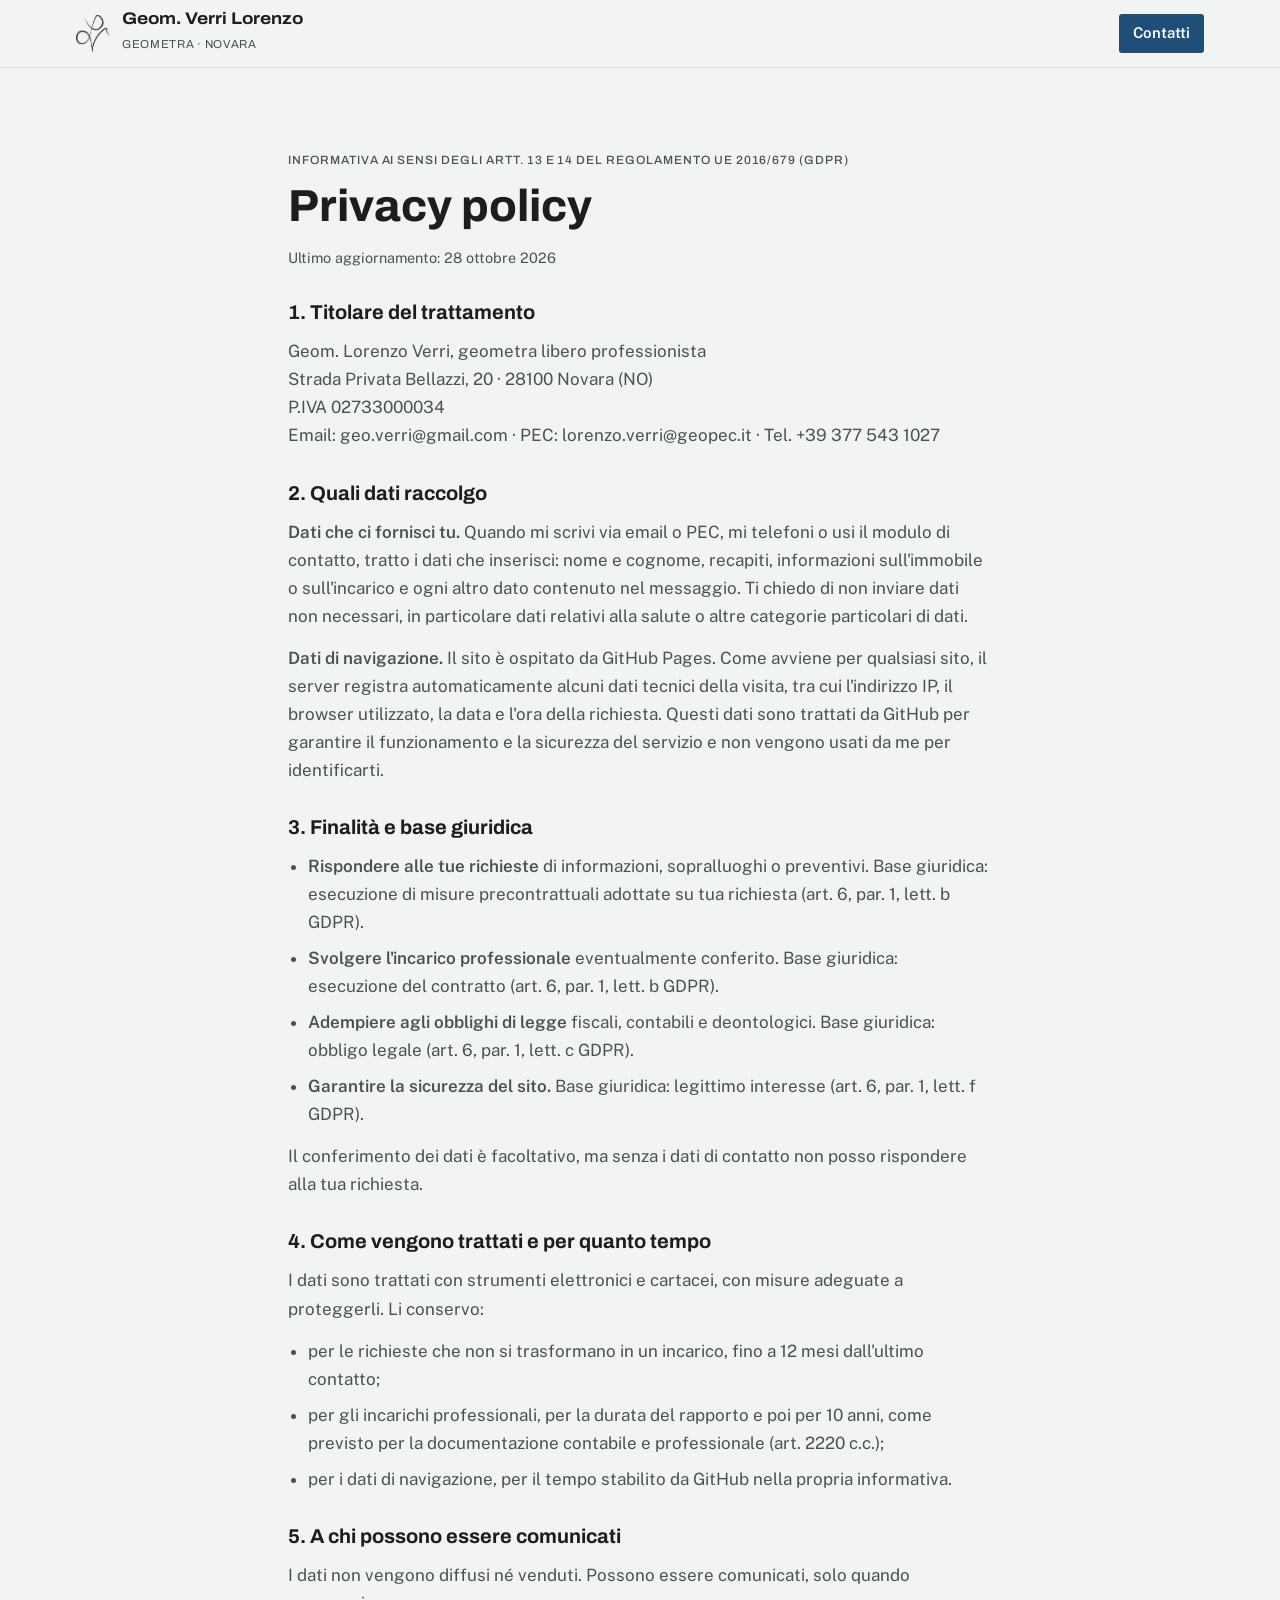
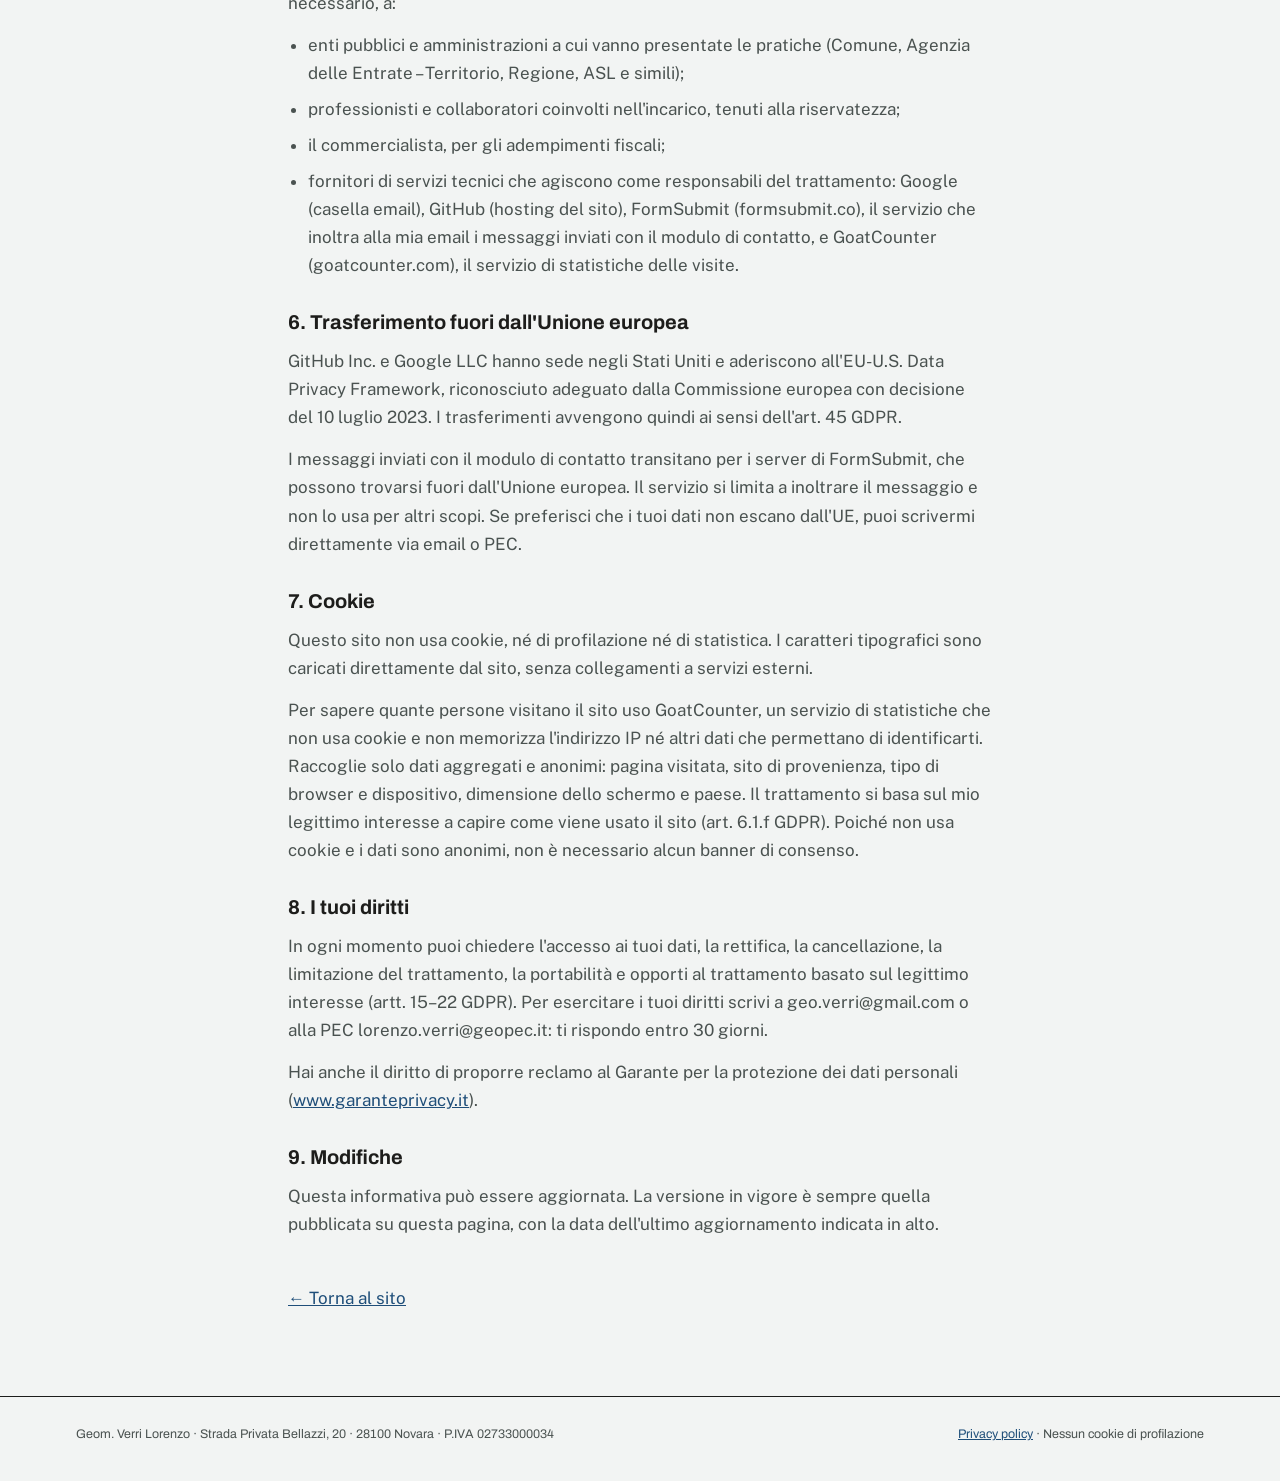
<file: privacy.html>
<!doctype html>
<html lang="it">
<head>
<meta charset="utf-8">
<meta name="viewport" content="width=device-width, initial-scale=1, viewport-fit=cover">
<title>Privacy policy · Geom. Verri Lorenzo</title>
<meta name="description" content="Informativa sul trattamento dei dati personali del sito di Geom. Verri Lorenzo.">
<meta name="robots" content="noindex">
<link rel="stylesheet" href="fonts/fonts.css">
<link rel="icon" href="favicon.ico" sizes="any">
<link rel="icon" type="image/png" sizes="48x48" href="img/favicon-48.png">
<link rel="icon" type="image/png" sizes="512x512" href="img/favicon-512.png">
<link rel="apple-touch-icon" href="img/apple-touch-icon.png">
<style>
:root{color-scheme:light}body{margin:0}img{max-width:100%}[hidden]{display:none!important}

/* Layout: tavola tecnica. Griglia a 12 colonne con cartiglio, quote e coordinate come dettagli; un solo colore d'accento (blu cianografia), giallo cantiere solo per la sicurezza. */
:root {
  --paper: #f2f4f3;
  --sheet: #ffffff;
  --ink: #1d1d1b;
  --ink-2: #4a5250;
  --line: #d3d9d7;
  --accent: #1f4e79;
  --accent-ink: #ffffff;
  --accent-soft: #e3ebf3;
  --safety: #f2b705;
  --ph: #9a5b00;
  --contour: rgba(31, 78, 121, .22);
  --f-display: "Archivo", "Helvetica Neue", Arial, sans-serif;
  --f-body: "Public Sans", "Segoe UI", Roboto, Arial, sans-serif;
  --f-mono: "Archivo", "Helvetica Neue", Arial, sans-serif; /* etichette: niente monospazio, su richiesta */
  --maxw: 1160px;
}
@media (prefers-color-scheme: dark) {
  :root:not([data-theme="light"]) {
    --paper: #121517; --sheet: #1a1f22; --ink: #e8ecea; --ink-2: #a9b3b0; --line: #2d3538;
    --accent: #7fb0de; --accent-ink: #0d1a26; --accent-soft: #1b2a37; --safety: #f2c230; --ph: #f0b45a;
    --contour: rgba(127, 176, 222, .18); color-scheme: dark;
  }
}
:root[data-theme="dark"] {
  --paper: #121517; --sheet: #1a1f22; --ink: #e8ecea; --ink-2: #a9b3b0; --line: #2d3538;
  --accent: #7fb0de; --accent-ink: #0d1a26; --accent-soft: #1b2a37; --safety: #f2c230; --ph: #f0b45a;
  --contour: rgba(127, 176, 222, .18); color-scheme: dark;
}
@media (prefers-color-scheme: dark) { :root:not([data-theme="light"]) .logo { filter: invert(1) brightness(.95); } }
:root[data-theme="dark"] .logo { filter: invert(1) brightness(.95); }

* { box-sizing: border-box; }
html { scroll-behavior: smooth; }
@media (prefers-reduced-motion: reduce) { html { scroll-behavior: auto; } }
body { background: var(--paper); color: var(--ink); font: 400 1.0625rem/1.65 var(--f-body); }
body::before { content: ""; position: fixed; inset: 0 0 auto; height: env(safe-area-inset-top, 0px); z-index: 10; background: var(--paper); }
a { color: var(--accent); }
a:focus-visible, button:focus-visible, input:focus-visible, textarea:focus-visible, select:focus-visible { outline: 2px solid var(--accent); outline-offset: 3px; }
h1, h2, h3 { font-family: var(--f-display); text-wrap: balance; margin: 0; line-height: 1.1; }
p { margin: 0; }
.wrap { max-width: var(--maxw); margin: 0 auto; padding-left: max(16px, env(safe-area-inset-left, 0px)); padding-right: max(16px, env(safe-area-inset-right, 0px)); }
.label { font: 500 .75rem/1.4 var(--f-mono); letter-spacing: .08em; text-transform: uppercase; color: var(--ink-2); }
.ph { color: var(--ph); border-bottom: 1px dashed currentColor; font-style: normal; }

/* Header */
.top { position: sticky; top: env(safe-area-inset-top, 0px); z-index: 9; background: color-mix(in srgb, var(--paper) 92%, transparent); backdrop-filter: blur(8px); border-bottom: 1px solid var(--line); }
.top .wrap { display: flex; align-items: center; justify-content: space-between; gap: 16px; padding-block: 10px; }
.brand { display: flex; align-items: center; gap: 12px; text-decoration: none; color: var(--ink); }
.brand img { width: 34px; height: auto; }
.brand b { font: 700 1.05rem/1.1 var(--f-display); font-stretch: 112%; display: block; }
.brand span { font: 400 .72rem/1.2 var(--f-mono); color: var(--ink-2); letter-spacing: .06em; text-transform: uppercase; }
.nav { display: flex; gap: 22px; font-size: .93rem; }
.nav a { color: var(--ink); text-decoration: none; }
.nav a:hover { color: var(--accent); }
.nav .cta { background: var(--accent); color: var(--accent-ink); padding: 7px 14px; border-radius: 3px; font-weight: 600; }
.nav .cta:hover { color: var(--accent-ink); filter: brightness(1.1); }
@media (max-width: 860px) { .nav a:not(.cta) { display: none; } }

/* Hero */
.hero { position: relative; overflow: hidden; border-bottom: 1px solid var(--line); }
.hero canvas { position: absolute; inset: 0; width: 100%; height: 100%; }
.hero .wrap { position: relative; display: grid; grid-template-columns: 1.35fr 1fr; gap: 48px; align-items: end; padding-block: 88px 64px; }
.hero h1 { font-size: clamp(2.3rem, 5.4vw, 4.1rem); font-weight: 760; font-stretch: 108%; letter-spacing: -.015em; }
.hero h1 em { font-style: normal; color: var(--accent); }
.hero .lead { margin-top: 22px; max-width: 34em; font-size: 1.15rem; color: var(--ink-2); }
.actions { display: flex; flex-wrap: wrap; gap: 12px; margin-top: 30px; }
.btn { display: inline-flex; align-items: center; gap: 8px; padding: 12px 20px; border-radius: 3px; font: 600 1rem/1 var(--f-body); text-decoration: none; border: 1px solid var(--accent); cursor: pointer; }
.btn.primary { background: var(--accent); color: var(--accent-ink); }
.btn.ghost { background: transparent; color: var(--accent); }
.btn:hover { filter: brightness(1.08); }

/* cartiglio: title block of a technical drawing */
.cartiglio { background: var(--sheet); border: 1.5px solid var(--ink); font: 400 .8rem/1.4 var(--f-mono); }
.cartiglio div { display: grid; grid-template-columns: 9.5em 1fr; border-top: 1px solid var(--ink); }
.cartiglio div:first-child { border-top: 0; }
.cartiglio dt, .cartiglio dd { margin: 0; padding: 7px 10px; }
.cartiglio dt { color: var(--ink-2); border-right: 1px solid var(--ink); text-transform: uppercase; letter-spacing: .05em; font-size: .7rem; align-self: center; }
.cartiglio dd { color: var(--ink); min-width: 0; overflow-wrap: anywhere; }
.cartiglio .head { display: flex; gap: 12px; align-items: center; padding: 10px; }
.cartiglio .head img { width: 38px; }
.cartiglio .head b { font: 700 1rem/1.15 var(--f-display); font-stretch: 110%; }

@media (max-width: 860px) { .hero .wrap { grid-template-columns: 1fr; padding-block: 56px 40px; gap: 36px; } }

/* Sections */
section { padding-block: 84px; }
.sec-head { display: grid; grid-template-columns: 1fr 1.4fr; gap: 32px; align-items: end; margin-bottom: 44px; }
.sec-head h2 { font-size: clamp(1.8rem, 3.4vw, 2.6rem); font-weight: 720; font-stretch: 106%; }
.sec-head p { color: var(--ink-2); max-width: 38em; }
@media (max-width: 760px) { .sec-head { grid-template-columns: 1fr; gap: 14px; } section { padding-block: 60px; } }

.services { display: grid; grid-template-columns: repeat(3, minmax(0, 1fr)); border-top: 1.5px solid var(--ink); border-left: 1px solid var(--line); }
.svc { border-right: 1px solid var(--line); border-bottom: 1px solid var(--line); padding: 28px 26px 30px; display: flex; flex-direction: column; gap: 12px; background: var(--sheet); min-width: 0; }
.svc .code { font: 500 .72rem/1 var(--f-mono); color: var(--accent); letter-spacing: .08em; }
.svc h3 { font-size: 1.32rem; font-weight: 700; font-stretch: 104%; }
.svc p { color: var(--ink-2); font-size: .98rem; }
.svc ul { margin: 4px 0 0; padding: 0; list-style: none; display: flex; flex-wrap: wrap; gap: 6px; }
.svc li { font: 400 .74rem/1 var(--f-mono); padding: 6px 8px; border: 1px solid var(--line); border-radius: 2px; color: var(--ink); }
.svc.sic { box-shadow: inset 0 4px 0 var(--safety); grid-column: 1 / -1; }
.svc.sic p { max-width: 46em; }
@media (max-width: 960px) { .services { grid-template-columns: repeat(2, minmax(0, 1fr)); } }
@media (max-width: 600px) { .services { grid-template-columns: 1fr; } }

/* Feature bands */
.band { background: var(--sheet); border-block: 1px solid var(--line); }
.split { display: grid; grid-template-columns: 1fr 1fr; gap: 56px; align-items: start; }
.split > * { min-width: 0; }
.split h2 { font-size: clamp(1.8rem, 3.4vw, 2.6rem); font-weight: 720; font-stretch: 106%; margin-top: 10px; }
.split .body { display: grid; gap: 16px; margin-top: 20px; color: var(--ink-2); max-width: 36em; }
@media (max-width: 860px) { .split { grid-template-columns: 1fr; gap: 32px; } }

.specs { width: 100%; border-collapse: collapse; font-size: .95rem; }
.specs th, .specs td { text-align: left; padding: 12px 0; border-bottom: 1px solid var(--line); vertical-align: top; }
.specs th { font: 500 .75rem/1.5 var(--f-mono); text-transform: uppercase; letter-spacing: .06em; color: var(--ink-2); width: 40%; padding-right: 16px; }
.specs caption { text-align: left; padding-bottom: 10px; }

.drone-fig { margin: 0; border: 1px solid var(--line); background: var(--paper); aspect-ratio: 4 / 3; max-width: 100%; position: relative; overflow: hidden; }
.drone-fig svg { width: 100%; height: 100%; display: block; }
.drone-fig figcaption { position: absolute; left: 12px; bottom: 10px; font: 400 .72rem/1.3 var(--f-mono); color: var(--ink-2); }

.callout { border-left: 4px solid var(--safety); background: var(--paper); padding: 18px 20px; font-size: .97rem; color: var(--ink); }
.callout b { font-family: var(--f-display); }

/* Steps */
.steps { list-style: none; margin: 0; padding: 0; display: grid; grid-template-columns: repeat(5, minmax(0, 1fr)); gap: 0; counter-reset: s; border-top: 1.5px solid var(--ink); }
.steps li { padding: 22px 20px 0 0; counter-increment: s; position: relative; }
.steps li::before { content: counter(s); font: 700 2.4rem/1 var(--f-display); font-stretch: 120%; color: var(--accent); display: block; margin-bottom: 12px; }
.steps li::after { content: ""; position: absolute; top: -6px; left: 0; width: 10px; height: 10px; border-radius: 50%; background: var(--paper); border: 2px solid var(--ink); }
.steps h3 { font-size: 1.08rem; font-weight: 700; margin-bottom: 6px; }
.steps p { font-size: .93rem; color: var(--ink-2); }
@media (max-width: 900px) { .steps { grid-template-columns: repeat(2, minmax(0, 1fr)); row-gap: 28px; } }
@media (max-width: 520px) { .steps { grid-template-columns: 1fr; } }

/* About */
.about { display: grid; grid-template-columns: 220px 1fr; gap: 48px; align-items: start; }
.photo { aspect-ratio: 3 / 4; max-width: 100%; width: 100%; height: auto; object-fit: cover; display: block; border: 1px solid var(--line); background: var(--sheet); }
.about .body { display: grid; gap: 16px; color: var(--ink-2); max-width: 40em; }
.creds { display: flex; flex-wrap: wrap; gap: 10px 28px; margin-top: 8px; }
.creds div { display: grid; gap: 2px; }
.creds b { font: 600 1rem/1.3 var(--f-body); color: var(--ink); }
@media (max-width: 700px) { .about { grid-template-columns: 1fr; } .photo { max-width: 200px; } }

/* Contact */
.contact { display: grid; grid-template-columns: 1fr 1.2fr; gap: 56px; }
.contact > * { min-width: 0; }
.contact dl { margin: 24px 0 0; display: grid; gap: 18px; }
.contact dt { margin-bottom: 2px; }
.contact dd { margin: 0; font-size: 1.1rem; display: flex; align-items: center; gap: 10px; flex-wrap: wrap; }
.copy { font: 500 .7rem/1 var(--f-mono); letter-spacing: .06em; text-transform: uppercase; border: 1px solid var(--line); background: transparent; color: var(--ink-2); padding: 5px 8px; border-radius: 2px; cursor: pointer; }
.copy:hover { color: var(--accent); border-color: var(--accent); }
form { background: var(--sheet); border: 1px solid var(--line); padding: 28px; display: grid; gap: 16px; }
.row { display: grid; grid-template-columns: 1fr 1fr; gap: 16px; }
@media (max-width: 560px) { .row { grid-template-columns: 1fr; } form { padding: 20px; } }
label { display: grid; gap: 6px; font-size: .88rem; font-weight: 600; }
input, select, textarea { font: 400 1rem/1.4 var(--f-body); color: var(--ink); background: var(--paper); border: 1px solid var(--line); border-radius: 2px; padding: 10px 12px; width: 100%; }
textarea { min-height: 120px; resize: vertical; }
.note { font-size: .82rem; color: var(--ink-2); }
.sent { background: var(--accent-soft); color: var(--ink); padding: 12px 14px; font-size: .93rem; }
@media (max-width: 860px) { .contact { grid-template-columns: 1fr; gap: 36px; } }

footer { border-top: 1.5px solid var(--ink); padding-block: 28px 36px; font: 400 .78rem/1.6 var(--f-mono); color: var(--ink-2); }
footer .wrap { display: flex; flex-wrap: wrap; justify-content: space-between; gap: 12px 32px; }
.legal { max-width: 46rem; display: grid; gap: 14px; }
.legal h1 { font-size: clamp(2rem, 4vw, 2.8rem); font-weight: 740; }
.legal h2 { font-size: 1.25rem; font-weight: 700; margin-top: 18px; }
.legal p, .legal li { color: var(--ink-2); }
.legal ul { margin: 0; padding-left: 1.2em; display: grid; gap: 8px; }
.legal .upd { font-size: .9rem; }
</style>
<script data-goatcounter="https://geometraverri.goatcounter.com/count" async src="https://gc.zgo.at/count.js"></script>
</head>
<body>
<header class="top">
  <div class="wrap">
    <a class="brand" href="index.html">
      <img class="logo" src="img/logo.png" alt="Logo Geom. Verri Lorenzo">
      <div><b>Geom. Verri Lorenzo</b><span>Geometra · Novara</span></div>
    </a>
    <nav class="nav" aria-label="Sezioni"><a class="cta" href="index.html#contatti">Contatti</a></nav>
  </div>
</header>
<main>
  <section>
    <div class="wrap legal">
      <p class="label">Informativa ai sensi degli artt. 13 e 14 del Regolamento UE 2016/679 (GDPR)</p>
      <h1>Privacy policy</h1>
      <p class="upd">Ultimo aggiornamento: 28 ottobre 2026</p>

      <h2>1. Titolare del trattamento</h2>
      <p>Geom. Lorenzo Verri, geometra libero professionista<br>Strada Privata Bellazzi, 20 · 28100 Novara (NO)<br>P.IVA 02733000034<br>Email: geo.verri@gmail.com · PEC: lorenzo.verri@geopec.it · Tel. +39 377 543 1027</p>

      <h2>2. Quali dati raccolgo</h2>
      <p><b>Dati che ci fornisci tu.</b> Quando mi scrivi via email o PEC, mi telefoni o usi il modulo di contatto, tratto i dati che inserisci: nome e cognome, recapiti, informazioni sull'immobile o sull'incarico e ogni altro dato contenuto nel messaggio. Ti chiedo di non inviare dati non necessari, in particolare dati relativi alla salute o altre categorie particolari di dati.</p>
      <p><b>Dati di navigazione.</b> Il sito è ospitato da GitHub Pages. Come avviene per qualsiasi sito, il server registra automaticamente alcuni dati tecnici della visita, tra cui l'indirizzo IP, il browser utilizzato, la data e l'ora della richiesta. Questi dati sono trattati da GitHub per garantire il funzionamento e la sicurezza del servizio e non vengono usati da me per identificarti.</p>

      <h2>3. Finalità e base giuridica</h2>
      <ul>
        <li><b>Rispondere alle tue richieste</b> di informazioni, sopralluoghi o preventivi. Base giuridica: esecuzione di misure precontrattuali adottate su tua richiesta (art. 6, par. 1, lett. b GDPR).</li>
        <li><b>Svolgere l'incarico professionale</b> eventualmente conferito. Base giuridica: esecuzione del contratto (art. 6, par. 1, lett. b GDPR).</li>
        <li><b>Adempiere agli obblighi di legge</b> fiscali, contabili e deontologici. Base giuridica: obbligo legale (art. 6, par. 1, lett. c GDPR).</li>
        <li><b>Garantire la sicurezza del sito.</b> Base giuridica: legittimo interesse (art. 6, par. 1, lett. f GDPR).</li>
      </ul>
      <p>Il conferimento dei dati è facoltativo, ma senza i dati di contatto non posso rispondere alla tua richiesta.</p>

      <h2>4. Come vengono trattati e per quanto tempo</h2>
      <p>I dati sono trattati con strumenti elettronici e cartacei, con misure adeguate a proteggerli. Li conservo:</p>
      <ul>
        <li>per le richieste che non si trasformano in un incarico, fino a 12 mesi dall'ultimo contatto;</li>
        <li>per gli incarichi professionali, per la durata del rapporto e poi per 10 anni, come previsto per la documentazione contabile e professionale (art. 2220 c.c.);</li>
        <li>per i dati di navigazione, per il tempo stabilito da GitHub nella propria informativa.</li>
      </ul>

      <h2>5. A chi possono essere comunicati</h2>
      <p>I dati non vengono diffusi né venduti. Possono essere comunicati, solo quando necessario, a:</p>
      <ul>
        <li>enti pubblici e amministrazioni a cui vanno presentate le pratiche (Comune, Agenzia delle Entrate – Territorio, Regione, ASL e simili);</li>
        <li>professionisti e collaboratori coinvolti nell'incarico, tenuti alla riservatezza;</li>
        <li>il commercialista, per gli adempimenti fiscali;</li>
        <li>fornitori di servizi tecnici che agiscono come responsabili del trattamento: Google (casella email), GitHub (hosting del sito), FormSubmit (formsubmit.co), il servizio che inoltra alla mia email i messaggi inviati con il modulo di contatto, e GoatCounter (goatcounter.com), il servizio di statistiche delle visite.</li>
      </ul>

      <h2>6. Trasferimento fuori dall'Unione europea</h2>
      <p>GitHub Inc. e Google LLC hanno sede negli Stati Uniti e aderiscono all'EU-U.S. Data Privacy Framework, riconosciuto adeguato dalla Commissione europea con decisione del 10 luglio 2023. I trasferimenti avvengono quindi ai sensi dell'art. 45 GDPR.</p>
      <p>I messaggi inviati con il modulo di contatto transitano per i server di FormSubmit, che possono trovarsi fuori dall'Unione europea. Il servizio si limita a inoltrare il messaggio e non lo usa per altri scopi. Se preferisci che i tuoi dati non escano dall'UE, puoi scrivermi direttamente via email o PEC.</p>

      <h2>7. Cookie</h2>
      <p>Questo sito non usa cookie, né di profilazione né di statistica. I caratteri tipografici sono caricati direttamente dal sito, senza collegamenti a servizi esterni.</p>
      <p>Per sapere quante persone visitano il sito uso GoatCounter, un servizio di statistiche che non usa cookie e non memorizza l'indirizzo IP né altri dati che permettano di identificarti. Raccoglie solo dati aggregati e anonimi: pagina visitata, sito di provenienza, tipo di browser e dispositivo, dimensione dello schermo e paese. Il trattamento si basa sul mio legittimo interesse a capire come viene usato il sito (art. 6.1.f GDPR). Poiché non usa cookie e i dati sono anonimi, non è necessario alcun banner di consenso.</p>

      <h2>8. I tuoi diritti</h2>
      <p>In ogni momento puoi chiedere l'accesso ai tuoi dati, la rettifica, la cancellazione, la limitazione del trattamento, la portabilità e opporti al trattamento basato sul legittimo interesse (artt. 15–22 GDPR). Per esercitare i tuoi diritti scrivi a geo.verri@gmail.com o alla PEC lorenzo.verri@geopec.it: ti rispondo entro 30 giorni.</p>
      <p>Hai anche il diritto di proporre reclamo al Garante per la protezione dei dati personali (<a href="https://www.garanteprivacy.it" rel="noopener">www.garanteprivacy.it</a>).</p>

      <h2>9. Modifiche</h2>
      <p>Questa informativa può essere aggiornata. La versione in vigore è sempre quella pubblicata su questa pagina, con la data dell'ultimo aggiornamento indicata in alto.</p>

      <p style="margin-top:32px"><a href="index.html">← Torna al sito</a></p>
    </div>
  </section>
</main>

<footer>
  <div class="wrap">
    <span>Geom. Verri Lorenzo · Strada Privata Bellazzi, 20 · 28100 Novara · P.IVA 02733000034</span>
    <span><a href="privacy.html">Privacy policy</a> · Nessun cookie di profilazione</span>
  </div>
</footer>
</body>
</html>
</file>
<file: fonts/fonts.css>
/* latin-ext */
@font-face {
  font-family: 'Archivo';
  font-style: normal;
  font-weight: 400 800;
  font-stretch: 100% 125%;
  font-display: swap;
  src: url(Archivo-normal-latin-ext.woff2) format('woff2');
  unicode-range: U+0100-02BA, U+02BD-02C5, U+02C7-02CC, U+02CE-02D7, U+02DD-02FF, U+0304, U+0308, U+0329, U+1D00-1DBF, U+1E00-1E9F, U+1EF2-1EFF, U+2020, U+20A0-20AB, U+20AD-20C4, U+2113, U+2C60-2C7F, U+A720-A7FF;
}
/* latin */
@font-face {
  font-family: 'Archivo';
  font-style: normal;
  font-weight: 400 800;
  font-stretch: 100% 125%;
  font-display: swap;
  src: url(Archivo-normal-latin.woff2) format('woff2');
  unicode-range: U+0000-00FF, U+0131, U+0152-0153, U+02BB-02BC, U+02C6, U+02DA, U+02DC, U+0304, U+0308, U+0329, U+2000-206F, U+20AC, U+2122, U+2191, U+2193, U+2212, U+2215, U+FEFF, U+FFFD;
}
/* latin-ext */
@font-face {
  font-family: 'Public Sans';
  font-style: italic;
  font-weight: 400;
  font-display: swap;
  src: url(PublicSans-italic-latin-ext.woff2) format('woff2');
  unicode-range: U+0100-02BA, U+02BD-02C5, U+02C7-02CC, U+02CE-02D7, U+02DD-02FF, U+0304, U+0308, U+0329, U+1D00-1DBF, U+1E00-1E9F, U+1EF2-1EFF, U+2020, U+20A0-20AB, U+20AD-20C4, U+2113, U+2C60-2C7F, U+A720-A7FF;
}
/* latin */
@font-face {
  font-family: 'Public Sans';
  font-style: italic;
  font-weight: 400;
  font-display: swap;
  src: url(PublicSans-italic-latin.woff2) format('woff2');
  unicode-range: U+0000-00FF, U+0131, U+0152-0153, U+02BB-02BC, U+02C6, U+02DA, U+02DC, U+0304, U+0308, U+0329, U+2000-206F, U+20AC, U+2122, U+2191, U+2193, U+2212, U+2215, U+FEFF, U+FFFD;
}
/* latin-ext */
@font-face {
  font-family: 'Public Sans';
  font-style: normal;
  font-weight: 400;
  font-display: swap;
  src: url(PublicSans-normal-latin-ext.woff2) format('woff2');
  unicode-range: U+0100-02BA, U+02BD-02C5, U+02C7-02CC, U+02CE-02D7, U+02DD-02FF, U+0304, U+0308, U+0329, U+1D00-1DBF, U+1E00-1E9F, U+1EF2-1EFF, U+2020, U+20A0-20AB, U+20AD-20C4, U+2113, U+2C60-2C7F, U+A720-A7FF;
}
/* latin */
@font-face {
  font-family: 'Public Sans';
  font-style: normal;
  font-weight: 400;
  font-display: swap;
  src: url(PublicSans-normal-latin.woff2) format('woff2');
  unicode-range: U+0000-00FF, U+0131, U+0152-0153, U+02BB-02BC, U+02C6, U+02DA, U+02DC, U+0304, U+0308, U+0329, U+2000-206F, U+20AC, U+2122, U+2191, U+2193, U+2212, U+2215, U+FEFF, U+FFFD;
}
/* latin-ext */
@font-face {
  font-family: 'Public Sans';
  font-style: normal;
  font-weight: 500;
  font-display: swap;
  src: url(PublicSans-normal-latin-ext.woff2) format('woff2');
  unicode-range: U+0100-02BA, U+02BD-02C5, U+02C7-02CC, U+02CE-02D7, U+02DD-02FF, U+0304, U+0308, U+0329, U+1D00-1DBF, U+1E00-1E9F, U+1EF2-1EFF, U+2020, U+20A0-20AB, U+20AD-20C4, U+2113, U+2C60-2C7F, U+A720-A7FF;
}
/* latin */
@font-face {
  font-family: 'Public Sans';
  font-style: normal;
  font-weight: 500;
  font-display: swap;
  src: url(PublicSans-normal-latin.woff2) format('woff2');
  unicode-range: U+0000-00FF, U+0131, U+0152-0153, U+02BB-02BC, U+02C6, U+02DA, U+02DC, U+0304, U+0308, U+0329, U+2000-206F, U+20AC, U+2122, U+2191, U+2193, U+2212, U+2215, U+FEFF, U+FFFD;
}
/* latin-ext */
@font-face {
  font-family: 'Public Sans';
  font-style: normal;
  font-weight: 600;
  font-display: swap;
  src: url(PublicSans-normal-latin-ext.woff2) format('woff2');
  unicode-range: U+0100-02BA, U+02BD-02C5, U+02C7-02CC, U+02CE-02D7, U+02DD-02FF, U+0304, U+0308, U+0329, U+1D00-1DBF, U+1E00-1E9F, U+1EF2-1EFF, U+2020, U+20A0-20AB, U+20AD-20C4, U+2113, U+2C60-2C7F, U+A720-A7FF;
}
/* latin */
@font-face {
  font-family: 'Public Sans';
  font-style: normal;
  font-weight: 600;
  font-display: swap;
  src: url(PublicSans-normal-latin.woff2) format('woff2');
  unicode-range: U+0000-00FF, U+0131, U+0152-0153, U+02BB-02BC, U+02C6, U+02DA, U+02DC, U+0304, U+0308, U+0329, U+2000-206F, U+20AC, U+2122, U+2191, U+2193, U+2212, U+2215, U+FEFF, U+FFFD;
}
</file>
